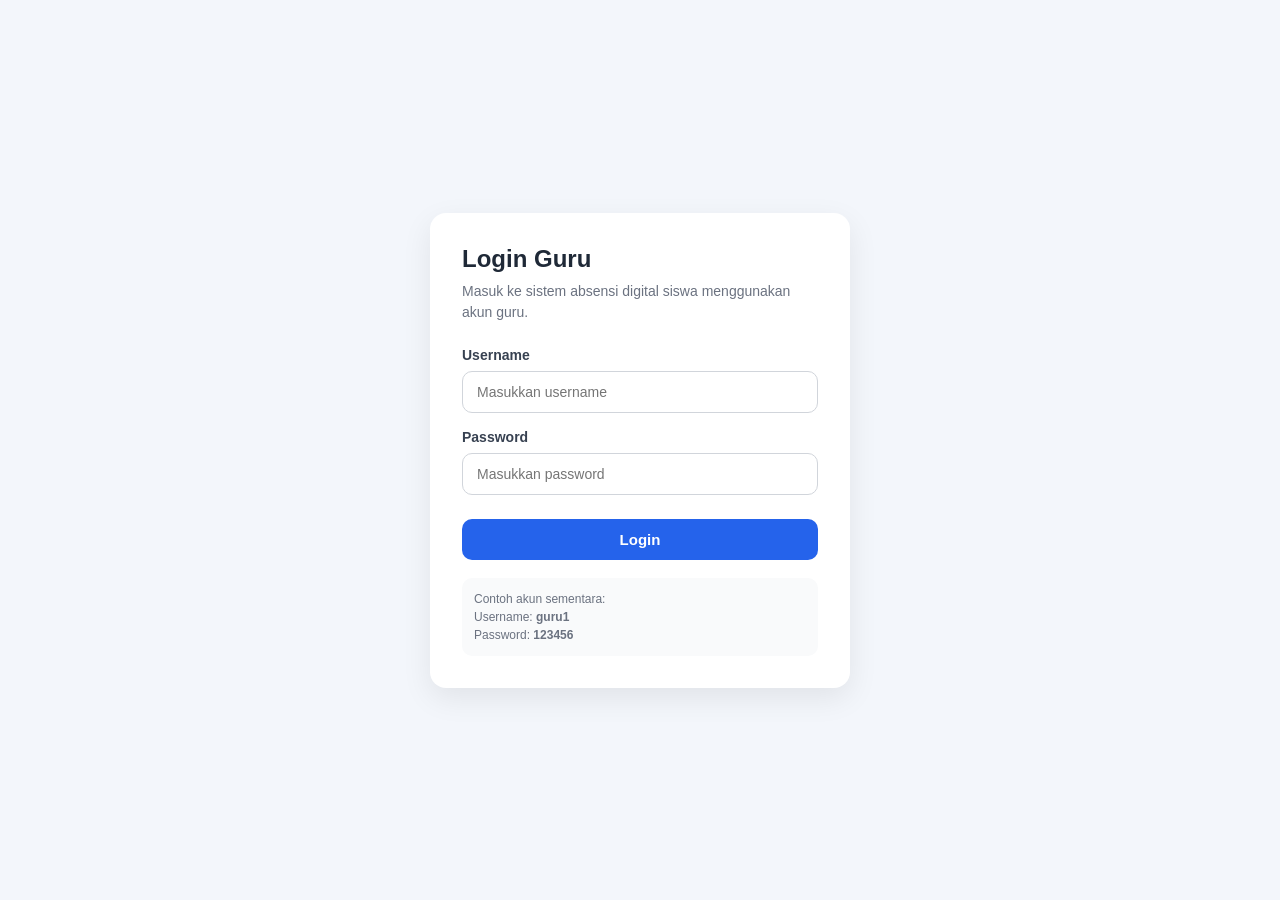
<file: index.html>
<!DOCTYPE html>
<html lang="id">
<head>
  <meta charset="UTF-8" />
  <meta name="viewport" content="width=device-width, initial-scale=1.0" />
  <title>Login Guru | Sistem Absensi Digital Siswa</title>
  <style>
    * {
      box-sizing: border-box;
      margin: 0;
      padding: 0;
      font-family: Arial, sans-serif;
    }

    body {
      min-height: 100vh;
      display: flex;
      align-items: center;
      justify-content: center;
      background: #f3f6fb;
      padding: 20px;
    }

    .login-container {
      width: 100%;
      max-width: 420px;
      background: #ffffff;
      border-radius: 16px;
      box-shadow: 0 10px 30px rgba(0, 0, 0, 0.08);
      padding: 32px;
    }

    .login-container h1 {
      font-size: 24px;
      margin-bottom: 8px;
      color: #1f2937;
    }

    .login-container p {
      font-size: 14px;
      color: #6b7280;
      margin-bottom: 24px;
      line-height: 1.5;
    }

    .form-group {
      margin-bottom: 16px;
    }

    label {
      display: block;
      margin-bottom: 8px;
      font-size: 14px;
      color: #374151;
      font-weight: 600;
    }

    input {
      width: 100%;
      padding: 12px 14px;
      border: 1px solid #d1d5db;
      border-radius: 10px;
      font-size: 14px;
      outline: none;
    }

    input:focus {
      border-color: #2563eb;
      box-shadow: 0 0 0 3px rgba(37, 99, 235, 0.12);
    }

    .btn-login {
      width: 100%;
      padding: 12px;
      background: #2563eb;
      color: white;
      border: none;
      border-radius: 10px;
      font-size: 15px;
      font-weight: 700;
      cursor: pointer;
      margin-top: 8px;
    }

    .btn-login:hover {
      background: #1d4ed8;
    }

    .message {
      margin-top: 16px;
      font-size: 14px;
      text-align: center;
    }

    .message.error {
      color: #dc2626;
    }

    .message.success {
      color: #16a34a;
    }

    .note {
      margin-top: 18px;
      font-size: 12px;
      color: #6b7280;
      line-height: 1.5;
      background: #f9fafb;
      padding: 12px;
      border-radius: 10px;
    }
  </style>
</head>
<body>
  <div class="login-container">
    <h1>Login Guru</h1>
    <p>Masuk ke sistem absensi digital siswa menggunakan akun guru.</p>

    <form id="loginForm">
      <div class="form-group">
        <label for="username">Username</label>
        <input type="text" id="username" name="username" placeholder="Masukkan username" required />
      </div>

      <div class="form-group">
        <label for="password">Password</label>
        <input type="password" id="password" name="password" placeholder="Masukkan password" required />
      </div>

      <button type="submit" class="btn-login">Login</button>
      <div id="message" class="message"></div>
    </form>

    <div class="note">
      Contoh akun sementara:<br />
      Username: <strong>guru1</strong><br />
      Password: <strong>123456</strong>
    </div>
  </div>

  <script src="auth.js"></script>
</body>
</html>
</file>
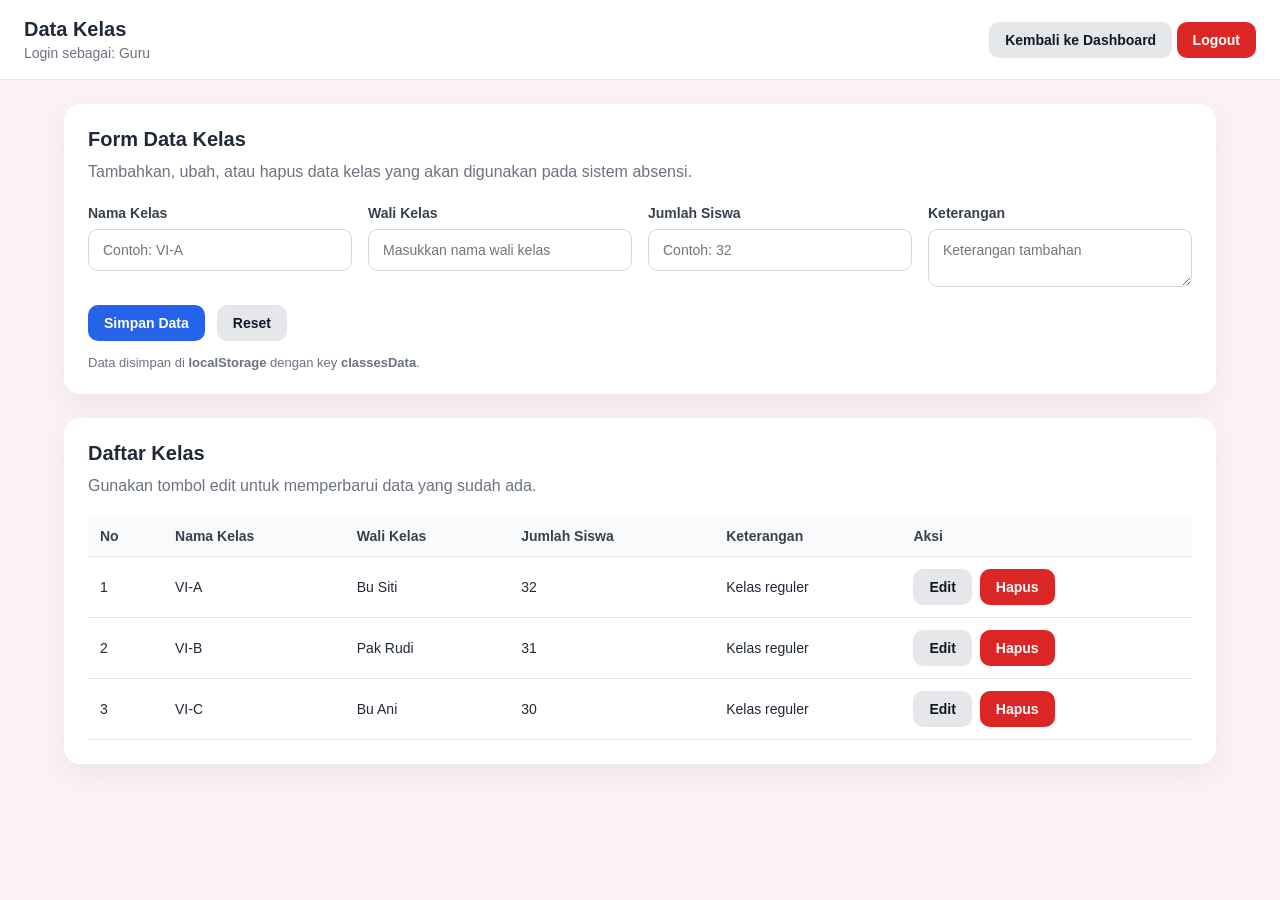
<file: data-kelas.html>
<!DOCTYPE html>
<html lang="id">
<head>
  <meta charset="UTF-8" />
  <meta name="viewport" content="width=device-width, initial-scale=1.0" />
  <title>Data Kelas | Sistem Absensi Digital</title>
  <style>
    * {
      box-sizing: border-box;
      margin: 0;
      padding: 0;
      font-family: Arial, sans-serif;
    }

    body {
      background: #fbf3f3;
      color: #1f2937;
      min-height: 100vh;
    }

    .topbar {
      background: #fff;
      border-bottom: 1px solid #e5e7eb;
      padding: 18px 24px;
      display: flex;
      justify-content: space-between;
      align-items: center;
      gap: 16px;
      flex-wrap: wrap;
    }

    .topbar h1 {
      font-size: 20px;
      margin-bottom: 4px;
    }

    .topbar p {
      font-size: 14px;
      color: #6b7280;
    }

    .logout-btn {
      border: none;
      background: #dc2626;
      color: #fff;
      padding: 10px 16px;
      border-radius: 10px;
      cursor: pointer;
      font-weight: 700;
    }

    .logout-btn:hover {
      background: #b91c1c;
    }

    .btn {
      border: none;
      text-decoration: none;
      display: inline-block;
      padding: 10px 16px;
      border-radius: 10px;
      font-weight: 700;
      cursor: pointer;
      font-size: 14px;
    }

    .btn-primary {
      background: #2563eb;
      color: #fff;
    }

    .btn-primary:hover {
      background: #1d4ed8;
    }

    .btn-secondary {
      background: #e5e7eb;
      color: #111827;
    }

    .btn-secondary:hover {
      background: #d1d5db;
    }

    .btn-danger {
      background: #dc2626;
      color: #fff;
    }

    .btn-danger:hover {
      background: #b91c1c;
    }

    .container {
      max-width: 1200px;
      margin: 0 auto;
      padding: 24px;
    }

    .card {
      background: #fff;
      border-radius: 16px;
      box-shadow: 0 10px 30px rgba(0, 0, 0, 0.06);
      padding: 24px;
      margin-bottom: 24px;
    }

    .card h2 {
      font-size: 20px;
      margin-bottom: 8px;
    }

    .card p {
      color: #6b7280;
      line-height: 1.6;
    }

    .form-grid {
      display: grid;
      grid-template-columns: repeat(auto-fit, minmax(220px, 1fr));
      gap: 16px;
      margin-top: 20px;
    }

    .form-group {
      display: flex;
      flex-direction: column;
      gap: 8px;
    }

    label {
      font-size: 14px;
      font-weight: 700;
      color: #374151;
    }

    input,
    textarea {
      width: 100%;
      padding: 12px 14px;
      border: 1px solid #d1d5db;
      border-radius: 10px;
      font-size: 14px;
      outline: none;
      background: #fff;
    }

    textarea {
      min-height: 42px;
      resize: vertical;
    }

    input:focus,
    textarea:focus {
      border-color: #2563eb;
      box-shadow: 0 0 0 3px rgba(37, 99, 235, 0.12);
    }

    .actions {
      display: flex;
      gap: 12px;
      flex-wrap: wrap;
      margin-top: 18px;
    }

    .table-wrap {
      overflow-x: auto;
      margin-top: 18px;
    }

    table {
      width: 100%;
      border-collapse: collapse;
      min-width: 900px;
    }

    th, td {
      text-align: left;
      padding: 12px;
      border-bottom: 1px solid #e5e7eb;
      font-size: 14px;
      vertical-align: middle;
    }

    th {
      background: #f9fafb;
      color: #374151;
    }

    .message {
      margin-top: 14px;
      font-size: 14px;
      font-weight: 700;
    }

    .message.success {
      color: #15803d;
    }

    .message.error {
      color: #b91c1c;
    }

    .empty {
      padding: 18px;
      background: #fafafa;
      border: 1px dashed #d1d5db;
      border-radius: 12px;
      color: #6b7280;
      text-align: center;
      margin-top: 14px;
    }

    .mini-note {
      margin-top: 10px;
      font-size: 13px;
      color: #6b7280;
    }

    .inline-actions {
      display: flex;
      gap: 8px;
      flex-wrap: wrap;
    }

    .status-badge {
      display: inline-block;
      padding: 6px 10px;
      border-radius: 999px;
      font-size: 12px;
      font-weight: 700;
      background: #eef2ff;
      color: #3730a3;
    }
  </style>
</head>
<body>
  <header class="topbar">
    <div>
      <h1>Data Kelas</h1>
      <p id="teacherInfo">Memuat data guru...</p>
    </div>

    <div class="topbar-actions">
      <a href="dashboard.html" class="btn btn-secondary">Kembali ke Dashboard</a>
      <button class="btn logout-btn" id="logoutBtn">Logout</button>
    </div>
  </header>

  <main class="container">
    <section class="card">
      <h2>Form Data Kelas</h2>
      <p>Tambahkan, ubah, atau hapus data kelas yang akan digunakan pada sistem absensi.</p>

      <div class="form-grid">
        <div class="form-group">
          <label for="className">Nama Kelas</label>
          <input type="text" id="className" placeholder="Contoh: VI-A" />
        </div>

        <div class="form-group">
          <label for="homeroomTeacher">Wali Kelas</label>
          <input type="text" id="homeroomTeacher" placeholder="Masukkan nama wali kelas" />
        </div>

        <div class="form-group">
          <label for="studentCount">Jumlah Siswa</label>
          <input type="number" id="studentCount" placeholder="Contoh: 32" min="0" />
        </div>

        <div class="form-group">
          <label for="classNote">Keterangan</label>
          <textarea id="classNote" placeholder="Keterangan tambahan"></textarea>
        </div>
      </div>

      <div class="actions">
        <button class="btn btn-primary" id="saveClassBtn">Simpan Data</button>
        <button class="btn btn-secondary" id="resetFormBtn">Reset</button>
      </div>

      <div id="message" class="message"></div>
      <div class="mini-note">
        Data disimpan di <strong>localStorage</strong> dengan key <strong>classesData</strong>.
      </div>
    </section>

    <section class="card">
      <h2>Daftar Kelas</h2>
      <p>Gunakan tombol edit untuk memperbarui data yang sudah ada.</p>

      <div class="table-wrap">
        <table>
          <thead>
            <tr>
              <th>No</th>
              <th>Nama Kelas</th>
              <th>Wali Kelas</th>
              <th>Jumlah Siswa</th>
              <th>Keterangan</th>
              <th>Aksi</th>
            </tr>
          </thead>
          <tbody id="classTableBody"></tbody>
        </table>
      </div>

      <div id="emptyState" class="empty" style="display:none;">
        Belum ada data kelas tersimpan.
      </div>
    </section>
  </main>

  <script src="auth.js"></script>
  <script src="data-kelas.js"></script>
</body>
</html>
</file>
